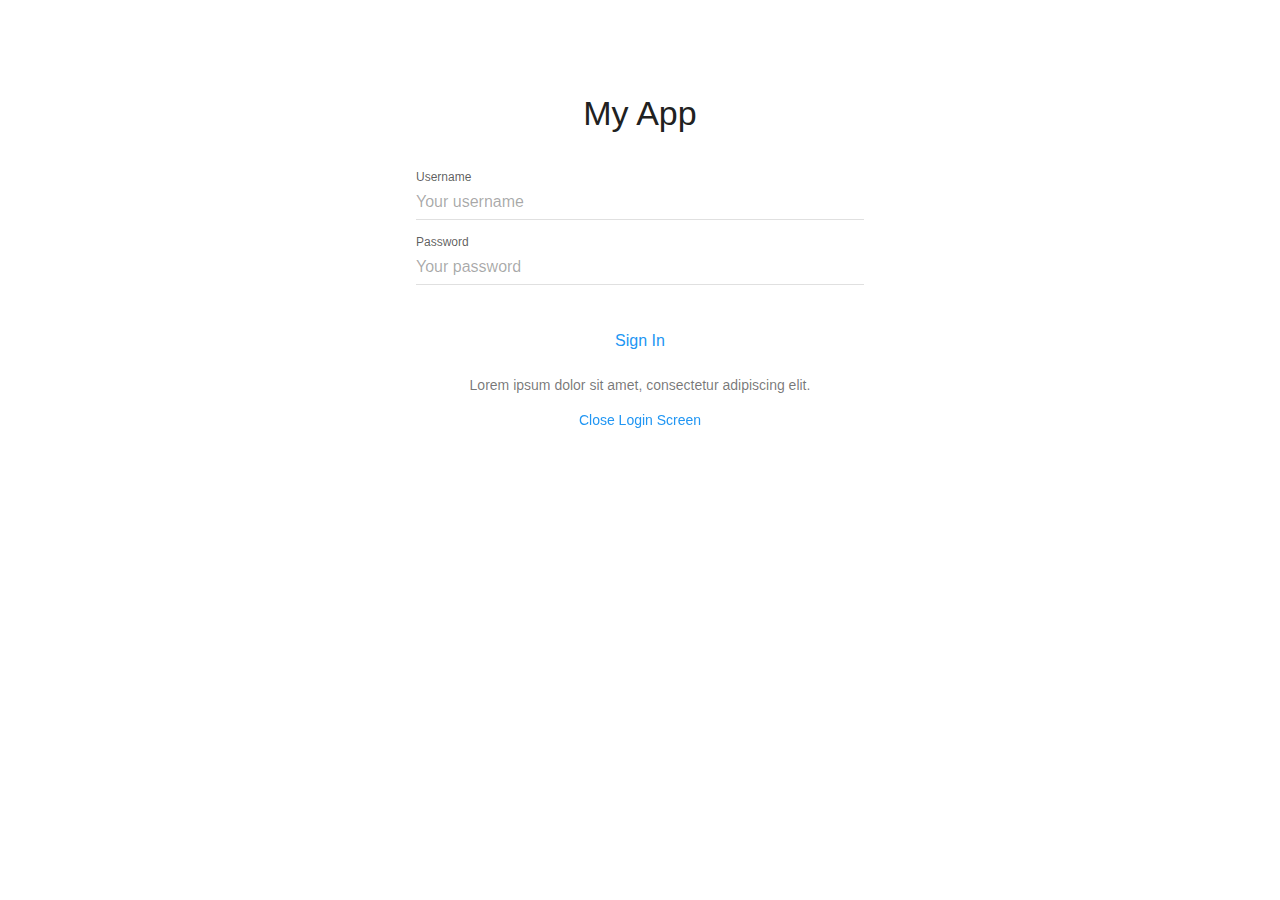
<file: index.html>
<!doctype html>
<html>
<head>
<meta charset="utf-8">
<meta name="viewport" content="width=device-width, initial-scale=1, shrink-to-fit=no">
<title>framework7</title>
<link href="css/framework7.min.css" rel="stylesheet">
<link href="css/f7-icons.css" rel="stylesheet">
<link href="css/material-icons.css" rel="stylesheet">
<link href="css/style.css" rel="stylesheet">
</head>

<body class="color-theme-blue">
	 <div id="app">
      <!-- Statusbar overlay -->
      <div class="statusbar"></div>
		 
	
		 <section class="panel panel-left panel-cover">
			 
			 <div class="block bg-blue-menu">
				 <i class="circle-menu"><img src="img/perfil-circular.png" width="90"></i>
		 	<h2 class="block-title">The Drop</h2>
				 
			</div>
			 
			 <div class="list media-list">
			 	<ul>
				 	<li>
						<a href="/home/" class="item-link item-content panel-close">
							<div class="item-media">
								<i class="material-icons">home</i>
							</div>
							<div class="item-inner">
								Home
							</div>
						</a>
					
					</li>
					
					<li>
						<a href="/accordion/" class="item-link item-content panel-close">
							<div class="item-media">
								<i class="material-icons">verified_user</i>
							</div>
							<div class="item-inner">
								Notificaciones
							</div>
						</a>
					
					</li> 
					
					<li>
						<a href="/listas/" class="item-link item-content panel-close">
							<div class="item-media">
								<i class="material-icons">check_circle</i>
							</div>
							<div class="item-inner">
								Resultados de la semana
							</div>
						</a>
					
					</li>
					
					<li>
						<a href="/card/" class="item-link item-content panel-close">
							<div class="item-media">
								<i class="material-icons">games</i>
							</div>
							<div class="item-inner">
								Games
							</div>
						</a>
					
					</li>
						
					
					<li>
						<a href="#" class="item-link item-content panel-close">
							<div class="item-media">
								<i class="material-icons">settings_applications</i>
							</div>
							<div class="item-inner">
								Settings
							</div>
						</a>
					
					</li>
					
					<li>
						<a href="#" class="item-link item-content panel-close">
							<div class="item-media">
								<i class="material-icons">trending_flat</i>
							</div>
							<div class="item-inner">
								Log Out
							</div>
						</a>
					
					</li>
					
				 </ul>
			 </div>
			 
		 </section>

      <!-- Your main view, should have "view-main" class -->
      <div class="view view-main view-init">
        <!-- Initial Page, "data-name" contains page name -->
        <section data-name="home" class="page">

          <!-- Top Navbar -->
          <nav class="navbar">
            <div class="navbar-inner">
				<div class="left">
					<a class="link panel-open" data-panel="left"><i class="material-icons">
menu
</i></a>
				</div>
              <div class="title">The Drop</div>
            </div>
          </nav>
			

          <!-- Scrollable page content -->
          <div class="page-content">
			  
			  			<div class="swiper-container swiper-init" data-pagination='{"el": ".swiper-pagination"}' data-space-between="0" data-slides-per-view="0">
    <!-- Slides wrapper -->
    <div class="swiper-wrapper">
        <!-- Slides -->
        <div class="swiper-slide">
			<img src="img/logo.png" alt="" class="img-fluid" width="300">
		</div>
        <div class="swiper-slide">
			<img src="img/medalla.jpg" alt="" class="img-fluid" width="300">
		</div>
        <div class="swiper-slide">
			<img src="img/play.jpg" alt="" class="img-fluid" width="300">
		</div>
        
    </div>
    <!-- Pagination, if required -->
    <div class="swiper-pagination"></div>
</div>
            
			  <h2 class="block-title">Bienvenido Alfredo</h2>
			  <div class="block block-strong">
				  <p>Hoy tenemos un nuevo reto para ti.</p>
			  </div>
			  <div class="block block-strong">
				  <p>¡Conoce los premios que puedes intercambiar!</p>
			  </div>
			  
			  <a href="/listas/" class="link">Resultados de la semana</a>
			  
			  <h2 class="block-title">Perfil</h2>
			  <article class="block">
			  	<a href="#" class="link popup-open" data-popup=".popup-1">Ver Perfil</a>
			  </article>
			  
          </div> <!-- /page-content -->
			
		<!-- Los popups van después de /page-content -->
			
			<article class="popup popup-1">
				<div class="block">
					<h1>Perfil</h1>
					<img src="img/perfil-circular.png" width="200">
					<h2>¡Bienvenido Alfredo!</h2>
					<br>
					<p>Lorem ipsum dolor sit amet, consectetur adipiscing elit, sed do eiusmod tempor incididunt ut labore et dolore magna aliqua. Ut enim ad minim veniam, quis nostrud exercitation ullamco laboris nisi ut aliquip ex ea commodo consequat. </p>
					<br>
					<br>
					<a class="btn btn-danger" href="#">Ver tus puntos</a>
					<br>
					<a class="btn btn-danger" href="#">Ver puntos de tus amigos</a>
					<br>
					<a class="btn btn-danger" href="#">Intercambiar puntos por premios</a>
					<br> <br> <br> <br>
					<a href="#" class="link popup-close">Cerrar</a>
					
				</div>
			</article>
			
			  <article class="login-screen modal-in">
				<div class="view">
				  <div class="page">
					<div class="page-content login-screen-content">
					  <div class="login-screen-title">My App</div>
					  <form>
						<div class="list">
						  <ul>
							<li class="item-content item-input">
							  <div class="item-inner">
								<div class="item-title item-label">Username</div>
								<div class="item-input-wrap">
								  <input type="text" name="username" placeholder="Your username">
								</div>
							  </div>
							</li>
							<li class="item-content item-input">
							  <div class="item-inner">
								<div class="item-title item-label">Password</div>
								<div class="item-input-wrap">
								  <input type="password" name="password" placeholder="Your password">
								</div>
							  </div>
							</li>
						  </ul>
						</div>
						<div class="list">
						  <ul>
							<li><a class="item-link list-button login-screen-close" href="#">Sign In</a></li>
						  </ul>
						  <div class="block-footer">
							<p>Lorem ipsum dolor sit amet, consectetur adipiscing elit.</p>
							<p><a class="link login-screen-close login-screen-close" href="#">Close Login Screen</a></p>
						  </div>
						</div>
					  </form>
					</div>
				  </div>
				</div>
  </article>
 
			
        </section>
      </div>
    </div>
	
	
	<script src="js/framework7.min.js"></script>
	<script src="js/my-app.js"></script>
</body>
</html>
</file>
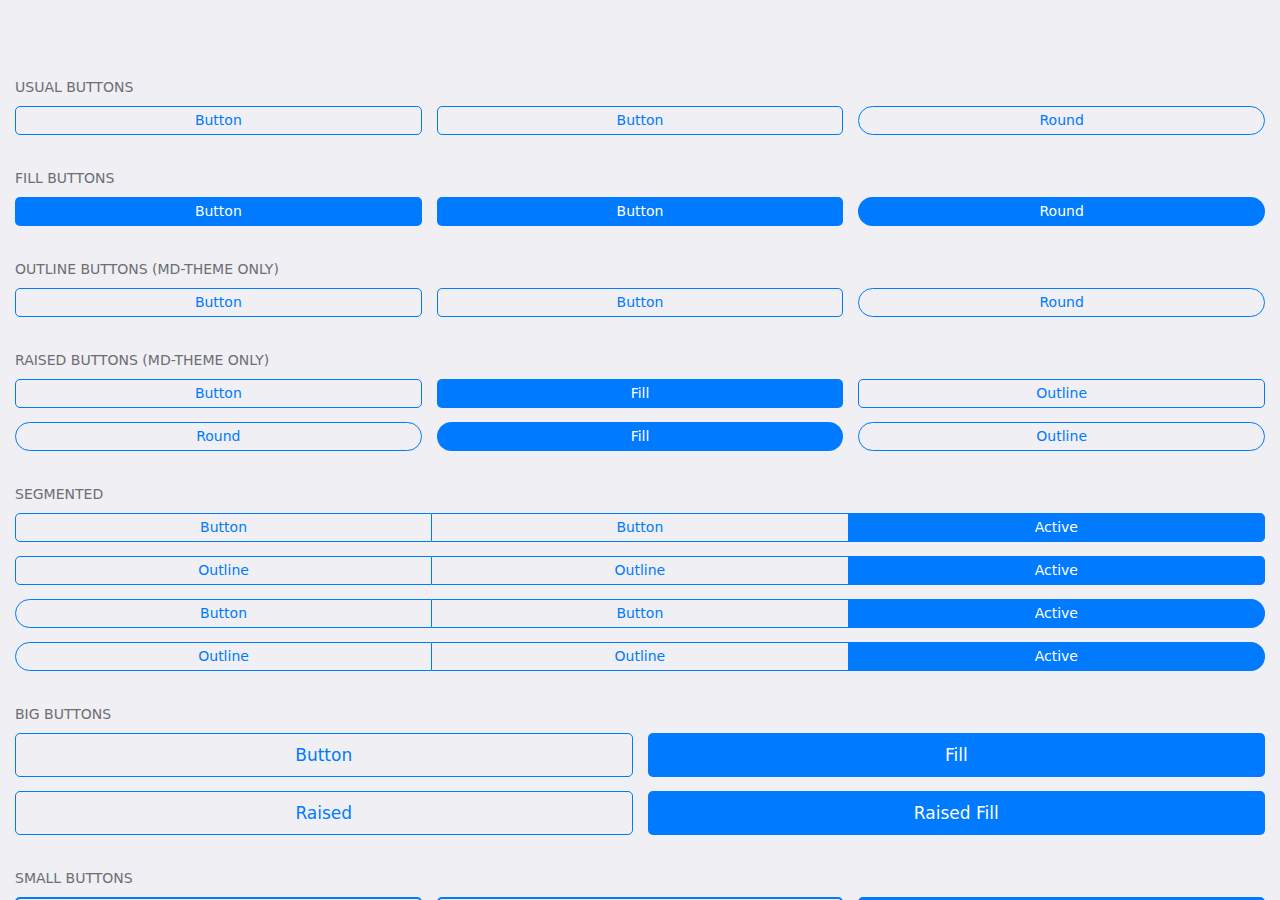
<file: Button _ Framework7 Documentation_files/button.html>
<!DOCTYPE html>
<!-- saved from url=(0052)https://v3.framework7.io/docs-demos/core/button.html -->
<html class="ios device-pixel-ratio-1 device-desktop device-windows support-position-sticky"><head><meta http-equiv="Content-Type" content="text/html; charset=UTF-8">

<meta name="viewport" content="width=device-width, initial-scale=1, maximum-scale=1, minimum-scale=1, user-scalable=no, minimal-ui, viewport-fit=cover">
<meta name="apple-mobile-web-app-capable" content="yes">
<meta name="apple-mobile-web-app-status-bar-style" content="black">
<title>My App</title>
<link rel="stylesheet" href="./framework7.min.css">
</head>
<body>
<div id="app" class="framework7-root">
<div class="view view-main view-init"><div class="navbar"><div class="navbar-inner">
<div class="left"></div>
<div class="title" style="left: 0px;">Buttons</div>
<div class="right"></div>
</div></div>
<div class="page page-current">

<div class="page-content"><div class="block-title">Usual Buttons</div>
<div class="block">
<div class="row">
<button class="button col">Button</button>
<button class="button col">Button</button>
<button class="button col button-round">Round</button>
</div>
</div>
<div class="block-title">Fill Buttons</div>
<div class="block">
<div class="row">
<button class="col button button-fill">Button</button>
<button class="col button button-fill">Button</button>
<button class="col button button-fill button-round">Round</button>
</div>
</div>
<div class="block-title">Outline Buttons (MD-theme only)</div>
<div class="block">
<div class="row">
<button class="col button button-outline">Button</button>
<button class="col button button-outline">Button</button>
<button class="col button button-outline button-round">Round</button>
</div>
</div>
<div class="block-title">Raised Buttons (MD-theme only)</div>
<div class="block">
<p class="row">
<button class="col button button-raised">Button</button>
<button class="col button button-raised button-fill">Fill</button>
<button class="col button button-outline button-raised">Outline</button>
</p>
<p class="row">
<button class="col button button-raised button-round">Round</button>
<button class="col button button-raised button-fill button-round">Fill</button>
<button class="col button button-outline button-round button-raised">Outline</button>
</p>
</div>
<div class="block-title">Segmented</div>
<div class="block">
<p class="segmented segmented-raised">
<button class="button">Button</button>
<button class="button">Button</button>
<button class="button button-active">Active</button>
</p>
<p class="segmented">
<button class="button button-outline">Outline</button>
<button class="button button-outline">Outline</button>
<button class="button button-outline button-active">Active</button>
</p>
<p class="segmented segmented-raised segmented-round">
<button class="button button-round">Button</button>
<button class="button button-round">Button</button>
<button class="button button-round button-active">Active</button>
</p>
<p class="segmented segmented-round">
<button class="button button-round button-outline">Outline</button>
<button class="button button-round button-outline">Outline</button>
<button class="button button-round button-outline button-active">Active</button>
</p>
</div>
<div class="block-title">Big Buttons</div>
<div class="block">
<p class="row">
<button class="col button button-big">Button</button>
<button class="col button button-big button-fill">Fill</button>
</p>
<p class="row">
<button class="col button button-big button-raised">Raised</button>
<button class="col button button-big button-raised button-fill">Raised Fill</button>
</p>
</div>
<div class="block-title">Small Buttons</div>
<div class="block">
<p class="row">
<button class="col button button-small">Button</button>
<button class="col button button-small button-outline">Outline</button>
<button class="col button button-small button-fill">Fill</button>
</p>
<p class="row">
<button class="col button button-small button-round">Button</button>
<button class="col button button-small button-round button-outline">Outline</button>
<button class="col button button-small button-round button-fill">Fill</button>
</p>
</div>
<div class="block-title">Color Buttons</div>
<div class="block">
<p class="row">
<button class="col button color-red">Red</button>
<button class="col button color-green">Green</button>
<button class="col button color-blue">Blue</button>
</p>
<p class="row">
<button class="col button color-pink">Pink</button>
<button class="col button color-yellow">Yellow</button>
<button class="col button color-orange">Orange</button>
</p>
<p class="row">
<button class="col button color-gray">Gray</button>
<button class="col button color-black">Black</button>
</p>
</div>
<div class="block-title">Color Fill Buttons</div>
<div class="block">
<p class="row">
<button class="col button button-fill color-red">Red</button>
<button class="col button button-fill color-green">Green</button>
<button class="col button button-fill color-blue">Blue</button>
</p>
<p class="row">
<button class="col button button-fill color-pink">Pink</button>
<button class="col button button-fill color-yellow">Yellow</button>
<button class="col button button-fill color-orange">Orange</button>
</p>
<p class="row">
<button class="col button button-fill color-gray">Gray</button>
<button class="col button button-fill color-black">Black</button>
<button class="col button button-fill color-white text-color-black">White</button>
</p>
</div>
</div>
</div>
</div>
</div>
<script type="text/javascript" src="./framework7.min.js.descarga"></script>
<script>
      var theme = 'ios';
      if (location.href.indexOf('theme=md') >= 0) theme = 'md';
      var plugin = {
        params: {
          theme: theme,
          root: '#app',
        }
      };
      if (Framework7.use) Framework7.use(plugin);
      else if (Framework7.Class && Framework7.Class.use) Framework7.Class.use(plugin);
      
    </script>
<script>var app = new Framework7();</script>

</body></html>
</file>
<file: css/f7-icons.css>
@font-face {
  font-family: 'Framework7 Icons';
  font-style: normal;
  font-weight: 400;
  src: url("../fonts/Framework7Icons-Regular.eot");
  src: url("../fonts/Framework7Icons-Regular.woff2") format("woff2"),
       url("../fonts/Framework7Icons-Regular.woff") format("woff"),
       url("../fonts/Framework7Icons-Regular.ttf") format("truetype");
}

.f7-icons {
  font-family: 'Framework7 Icons';
  font-weight: normal;
  font-style: normal;
  font-size: 25px;
  line-height: 1;
  letter-spacing: normal;
  text-transform: none;
  display: inline-block;
  white-space: nowrap;
  word-wrap: normal;
  direction: ltr;
  -webkit-font-smoothing: antialiased;
  text-rendering: optimizeLegibility;
  -moz-osx-font-smoothing: grayscale;
  -webkit-font-feature-settings: "liga";
  -moz-font-feature-settings: "liga=1";
  -moz-font-feature-settings: "liga";
  font-feature-settings: "liga";
  text-align: center;
}
</file>
<file: css/material-icons.css>
@font-face {
  font-family: 'Material Icons';
  font-style: normal;
  font-weight: 400;
  src: url(../fonts/MaterialIcons-Regular.eot); /* For IE6-8 */
  src: local('../fonts/Material Icons'),
       local('../fonts/MaterialIcons-Regular'),
       url(../fonts/MaterialIcons-Regular.woff2) format('woff2'),
       url(../fonts/MaterialIcons-Regular.woff) format('woff'),
       url(../fonts/MaterialIcons-Regular.ttf) format('truetype');
}

.material-icons {
  font-family: 'Material Icons';
  font-weight: normal;
  font-style: normal;
  font-size: 24px;  /* Preferred icon size */
  display: inline-block;
  line-height: 1;
  text-transform: none;
  letter-spacing: normal;
  word-wrap: normal;
  white-space: nowrap;
  direction: ltr;
  -webkit-font-smoothing: antialiased;
  text-rendering: optimizeLegibility;
  -moz-osx-font-smoothing: grayscale;
  font-feature-settings: 'liga';
}
</file>
<file: css/style.css>
.bg-blue-menu{
	background-color: #007cc8;
	color: #fff;
	text-align: center;
}
.block.bg-blue-menu{
	margin-top: 0;
	padding: 20px 0;
}
.circle-menu{
	width: 80px;
	height: 80px;
	line-height: 80px;
	border-radius: 100%;
	background-color: #fff;
	color: #007cc8;
	text-align: center;
	display: block;
	margin: 0 auto;
}

.bg-blue-menu .block-title{
	color: #fff;
	margin-top: 10px;
}
.panel-left{
	background-color: #24282D;
}

.panel-left .list{
	color: #E1DFDD;
	font-size: 14px;
}

.i-blanco{
	color: #E1DFDD;
}

h1,h2,h3,h4,h5,h6{
	margin: 5px 0;
}

.img-fluid{
	max-width: 100%;
	display: block;
}

.card-producto h2{
	font-size: 30px;
	
}

.card-producto i{
	color: #D7C523;
}

.card-producto h3{
	font-size: 16px;
}

.card-producto .card-header{
	padding: 0;
}
</file>
